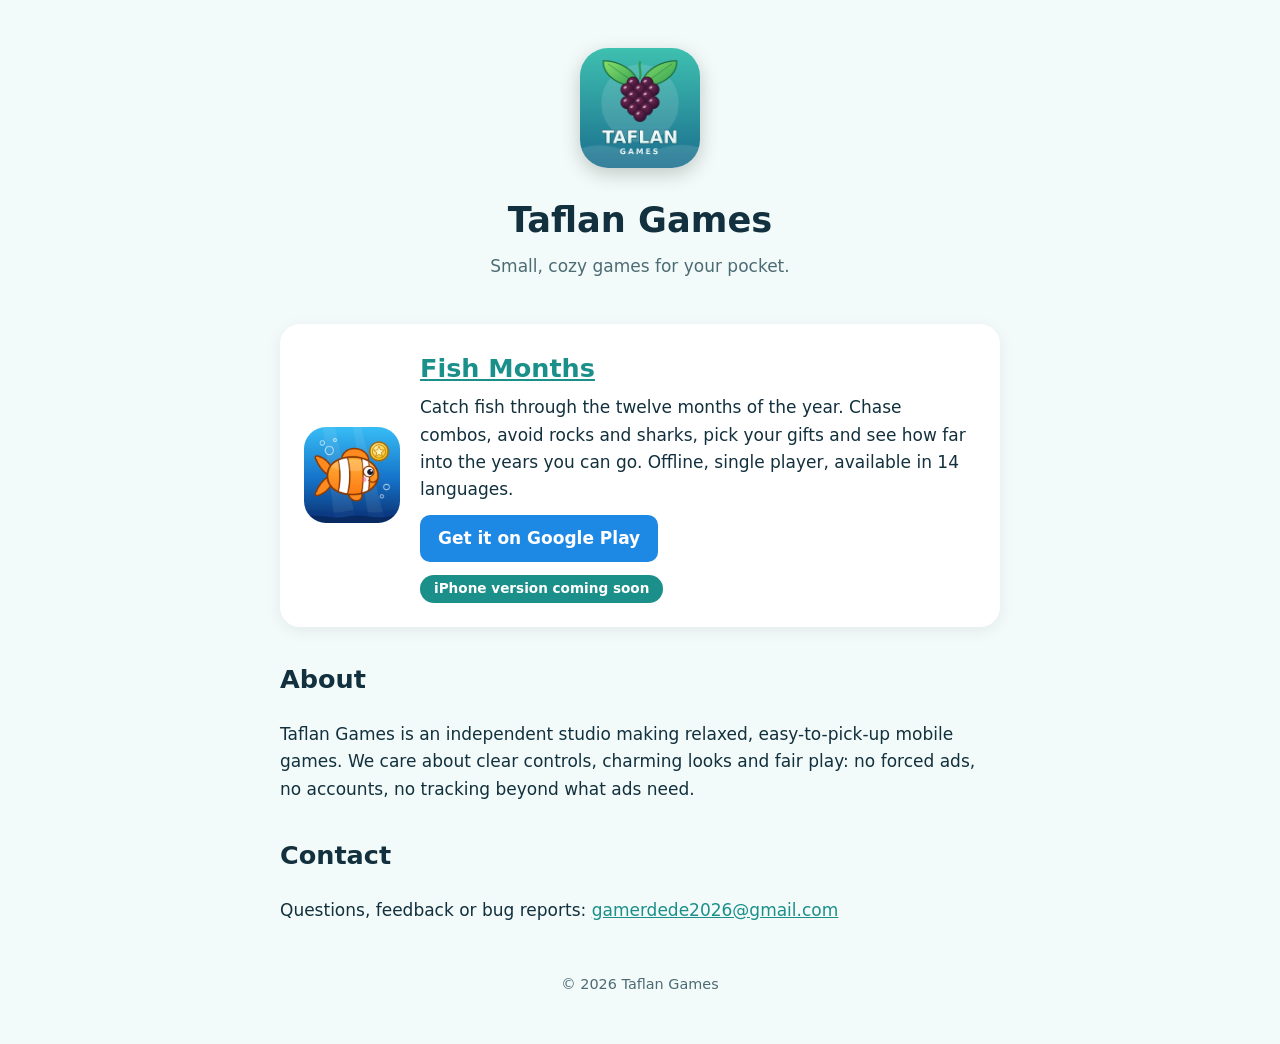
<file: index.html>
<!doctype html><html lang="en"><head><meta charset="utf-8"><meta name="viewport" content="width=device-width,initial-scale=1">
<title>Taflan Games</title><meta name="description" content="Taflan Games makes small, cozy mobile games. First game: Fish Months."><link rel="icon" href="logo.png"><link rel="stylesheet" href="style.css"></head><body>
<div class="w"><header><img src="logo.png" alt="Taflan Games logo"><h1>Taflan Games</h1><p class="t">Small, cozy games for your pocket.</p></header>
<main>
<div class="card"><img src="fishmonths.png" alt="Fish Months icon"><div><h2><a href="fish-months/">Fish Months</a></h2><p>Catch fish through the twelve months of the year. Chase combos, avoid rocks and sharks, pick your gifts and see how far into the years you can go. Offline, single player, available in 14 languages.</p><p><a href="https://play.google.com/store/apps/details?id=com.taflangames.fishmonths" style="display:inline-block;background:#1e88e5;color:#fff;font-weight:700;text-decoration:none;padding:10px 18px;border-radius:10px;margin:4px 8px 4px 0">Get it on Google Play</a></p><span class="soon">iPhone version coming soon</span></div></div>
<h2 class="s">About</h2><p>Taflan Games is an independent studio making relaxed, easy-to-pick-up mobile games. We care about clear controls, charming looks and fair play: no forced ads, no accounts, no tracking beyond what ads need.</p>
<h2 class="s">Contact</h2><p>Questions, feedback or bug reports: <a href="mailto:gamerdede2026@gmail.com">gamerdede2026@gmail.com</a></p>
</main>
<footer>© 2026 Taflan Games</footer></div></body></html>
</file>
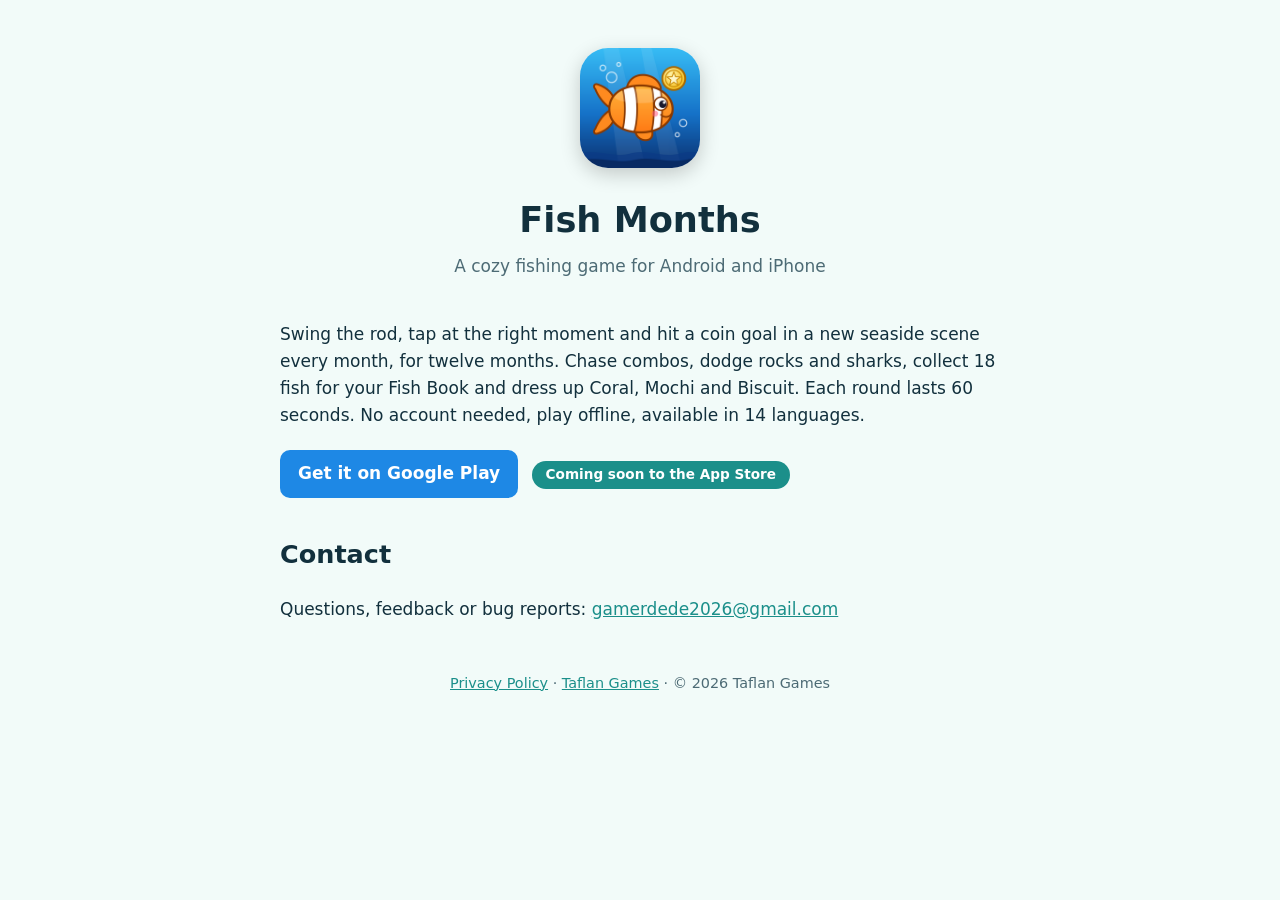
<file: fish-months/index.html>
<!doctype html><html lang="en"><head><meta charset="utf-8"><meta name="viewport" content="width=device-width,initial-scale=1">
<title>Fish Months – Taflan Games</title><meta name="description" content="Fish Months is a cozy fishing game for Android and iPhone: build combos, collect coins and beat a new goal every month."><link rel="icon" href="../logo.png"><link rel="stylesheet" href="../style.css"></head><body>
<div class="w"><header><img src="../fishmonths.png" alt="Fish Months icon"><h1>Fish Months</h1><p class="t">A cozy fishing game for Android and iPhone</p></header>
<main>
<p>Swing the rod, tap at the right moment and hit a coin goal in a new seaside scene every month, for twelve months. Chase combos, dodge rocks and sharks, collect 18 fish for your Fish Book and dress up Coral, Mochi and Biscuit. Each round lasts 60 seconds. No account needed, play offline, available in 14 languages.</p>
<p><a href="https://play.google.com/store/apps/details?id=com.taflangames.fishmonths" style="display:inline-block;background:#1e88e5;color:#fff;font-weight:700;text-decoration:none;padding:10px 18px;border-radius:10px;margin:4px 8px 4px 0">Get it on Google Play</a> <span class="soon">Coming soon to the App Store</span></p>
<h2 class="s">Contact</h2><p>Questions, feedback or bug reports: <a href="mailto:gamerdede2026@gmail.com">gamerdede2026@gmail.com</a></p>
</main>
<footer><a href="privacy.html">Privacy Policy</a> · <a href="../">Taflan Games</a> · © 2026 Taflan Games</footer></div></body></html>
</file>
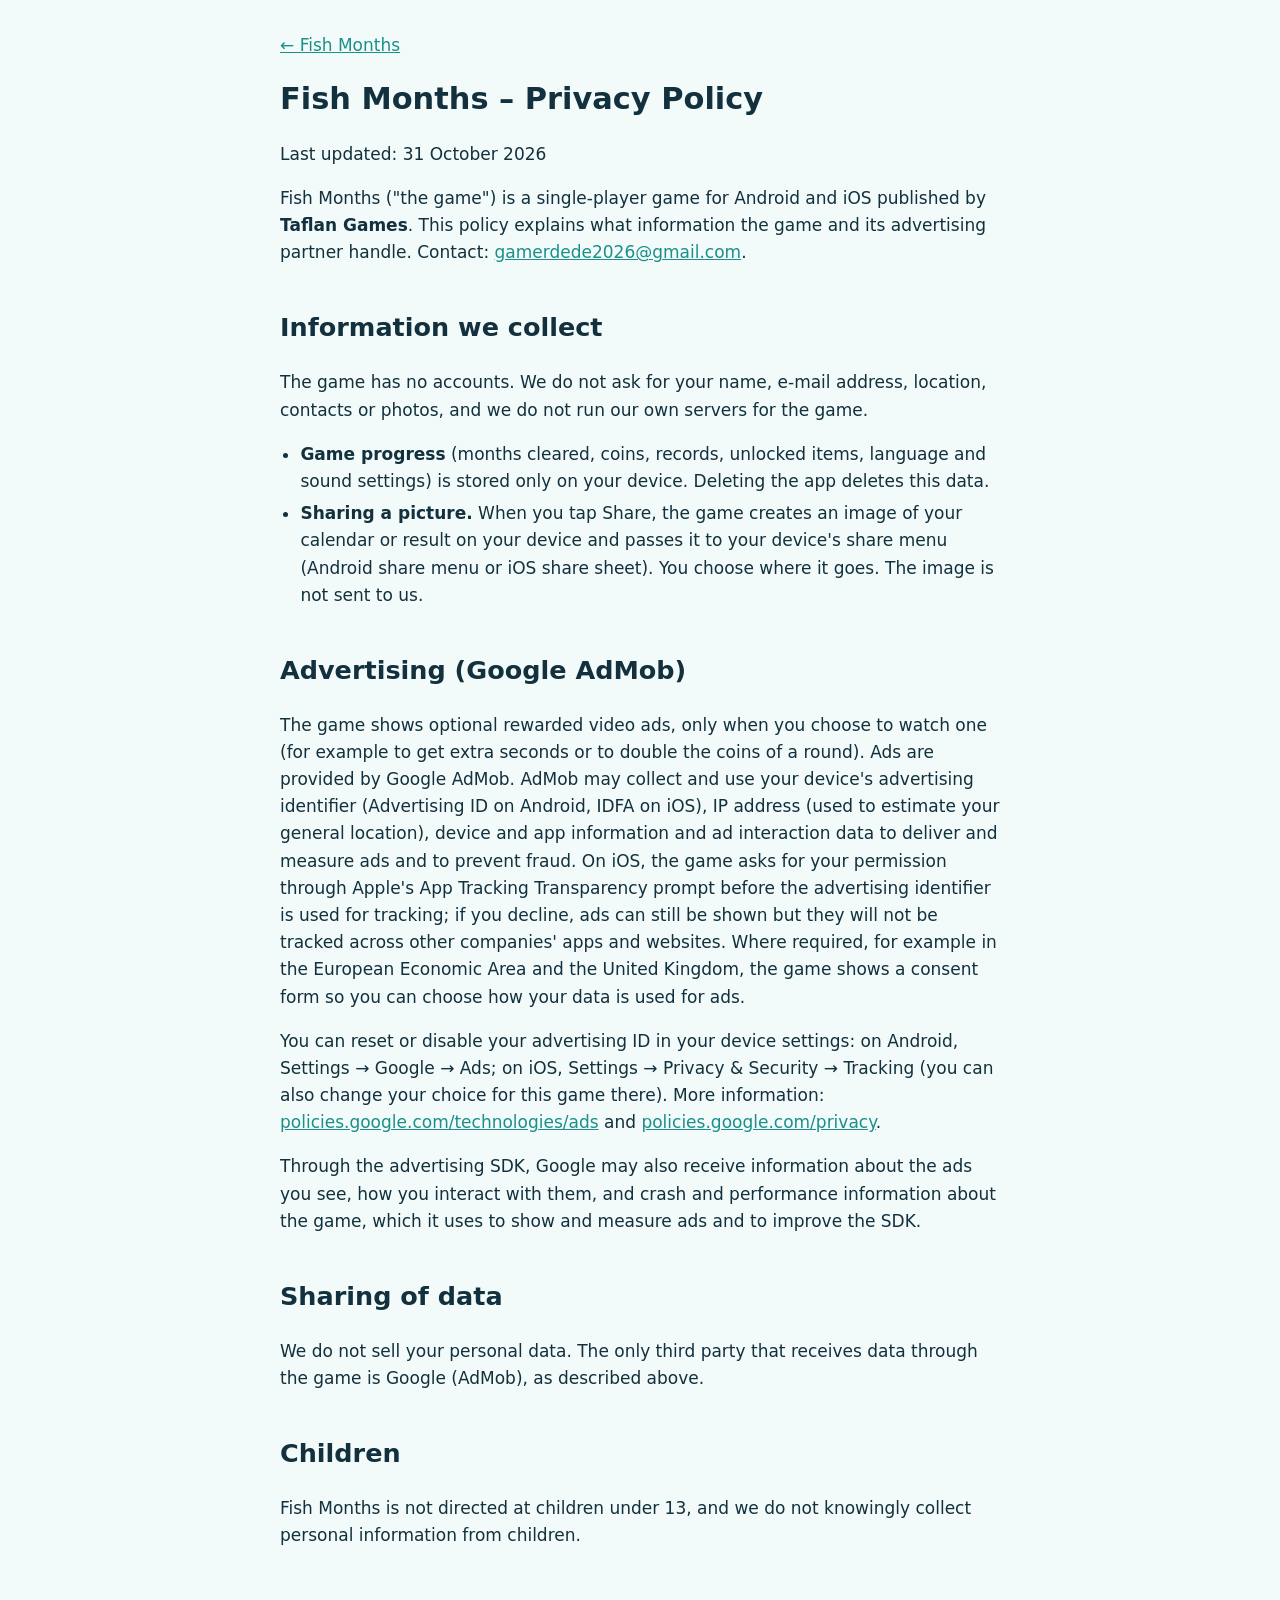
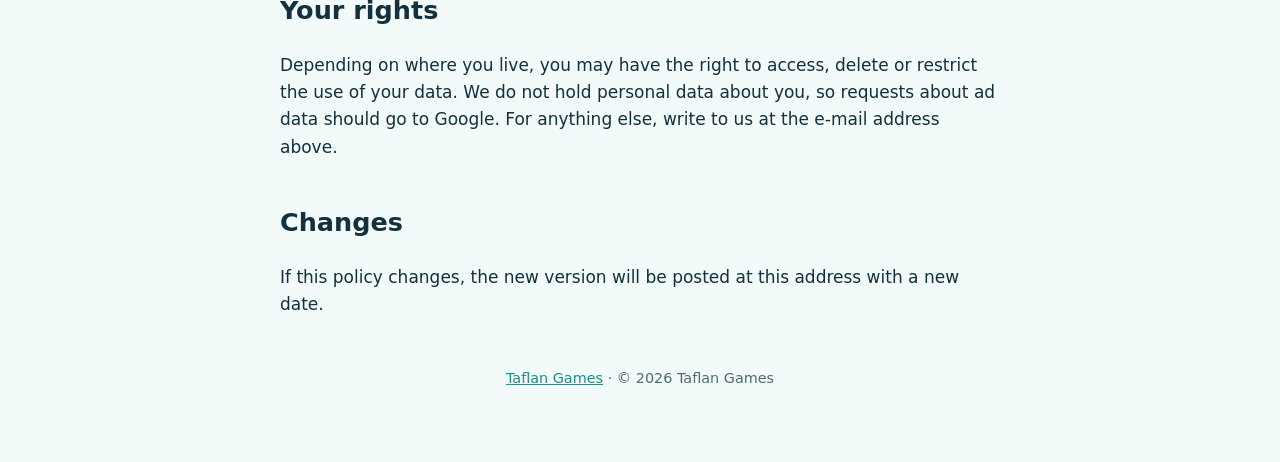
<file: fish-months/privacy.html>
<!doctype html><html lang="en"><head><meta charset="utf-8"><meta name="viewport" content="width=device-width,initial-scale=1">
<title>Fish Months – Privacy Policy</title><meta name="description" content="Privacy policy for the game Fish Months by Taflan Games (Android and iOS)."><link rel="icon" href="../logo.png"><link rel="stylesheet" href="../style.css">
<style>.doc{padding:8px 20px 24px}.doc h1{font-size:1.9rem}.doc h2{margin-top:1.6em}.doc ul{padding-left:1.2em}.doc li{margin:.3em 0}.back{display:inline-block;margin:24px 0 0}</style></head><body>
<div class="w doc"><a class="back" href="./">&larr; Fish Months</a>
<h1>Fish Months – Privacy Policy</h1>
<p>Last updated: 31 October 2026</p>
<p>Fish Months ("the game") is a single-player game for Android and iOS published by <b>Taflan Games</b>. This policy explains what information the game and its advertising partner handle. Contact: <a href="mailto:gamerdede2026@gmail.com">gamerdede2026@gmail.com</a>.</p>

<h2>Information we collect</h2>
<p>The game has no accounts. We do not ask for your name, e-mail address, location, contacts or photos, and we do not run our own servers for the game.</p>
<ul>
<li><b>Game progress</b> (months cleared, coins, records, unlocked items, language and sound settings) is stored only on your device. Deleting the app deletes this data.</li>
<li><b>Sharing a picture.</b> When you tap Share, the game creates an image of your calendar or result on your device and passes it to your device's share menu (Android share menu or iOS share sheet). You choose where it goes. The image is not sent to us.</li>
</ul>

<h2>Advertising (Google AdMob)</h2>
<p>The game shows optional rewarded video ads, only when you choose to watch one (for example to get extra seconds or to double the coins of a round). Ads are provided by Google AdMob. AdMob may collect and use your device's advertising identifier (Advertising ID on Android, IDFA on iOS), IP address (used to estimate your general location), device and app information and ad interaction data to deliver and measure ads and to prevent fraud. On iOS, the game asks for your permission through Apple's App Tracking Transparency prompt before the advertising identifier is used for tracking; if you decline, ads can still be shown but they will not be tracked across other companies' apps and websites. Where required, for example in the European Economic Area and the United Kingdom, the game shows a consent form so you can choose how your data is used for ads.</p>
<p>You can reset or disable your advertising ID in your device settings: on Android, Settings → Google → Ads; on iOS, Settings → Privacy &amp; Security → Tracking (you can also change your choice for this game there). More information: <a href="https://policies.google.com/technologies/ads">policies.google.com/technologies/ads</a> and <a href="https://policies.google.com/privacy">policies.google.com/privacy</a>.</p>

<p>Through the advertising SDK, Google may also receive information about the ads you see, how you interact with them, and crash and performance information about the game, which it uses to show and measure ads and to improve the SDK.</p>

<h2>Sharing of data</h2>
<p>We do not sell your personal data. The only third party that receives data through the game is Google (AdMob), as described above.</p>

<h2>Children</h2>
<p>Fish Months is not directed at children under 13, and we do not knowingly collect personal information from children.</p>

<h2>Your rights</h2>
<p>Depending on where you live, you may have the right to access, delete or restrict the use of your data. We do not hold personal data about you, so requests about ad data should go to Google. For anything else, write to us at the e-mail address above.</p>

<h2>Changes</h2>
<p>If this policy changes, the new version will be posted at this address with a new date.</p>
<footer><a href="../">Taflan Games</a> · © 2026 Taflan Games</footer></div></body></html>
</file>
<file: style.css>
:root{--bg:#f2fbf9;--ink:#12303d;--mut:#4d6b75;--ac:#1b8f8a;--card:#fff}
@media(prefers-color-scheme:dark){:root{--bg:#0e2530;--ink:#e6f5f3;--mut:#9cbcc2;--ac:#4fd1c5;--card:#16394a}}
*{box-sizing:border-box}body{margin:0;background:var(--bg);color:var(--ink);font:17px/1.6 system-ui,-apple-system,Segoe UI,Roboto,sans-serif}
.w{max-width:760px;margin:0 auto;padding:0 20px}
header{padding:48px 0 24px;text-align:center}header img{width:120px;height:120px;border-radius:28px;box-shadow:0 6px 20px #0003}
h1{margin:16px 0 4px;font-size:2.2rem}p.t{margin:0;color:var(--mut)}
.card{background:var(--card);border-radius:20px;padding:24px;margin:20px 0;display:flex;gap:20px;align-items:center;box-shadow:0 4px 16px #0001}
.card img{width:96px;height:96px;border-radius:22px;flex:none}.card h2{margin:0 0 6px}.card p{margin:0 0 8px}
.soon{display:inline-block;background:var(--ac);color:#fff;border-radius:99px;padding:3px 14px;font-size:.85rem;font-weight:600}
h2.s{margin-top:32px}a{color:var(--ac)}footer{padding:32px 0 48px;text-align:center;color:var(--mut);font-size:.9rem}
@media(max-width:520px){.card{flex-direction:column;text-align:center}}
</file>
